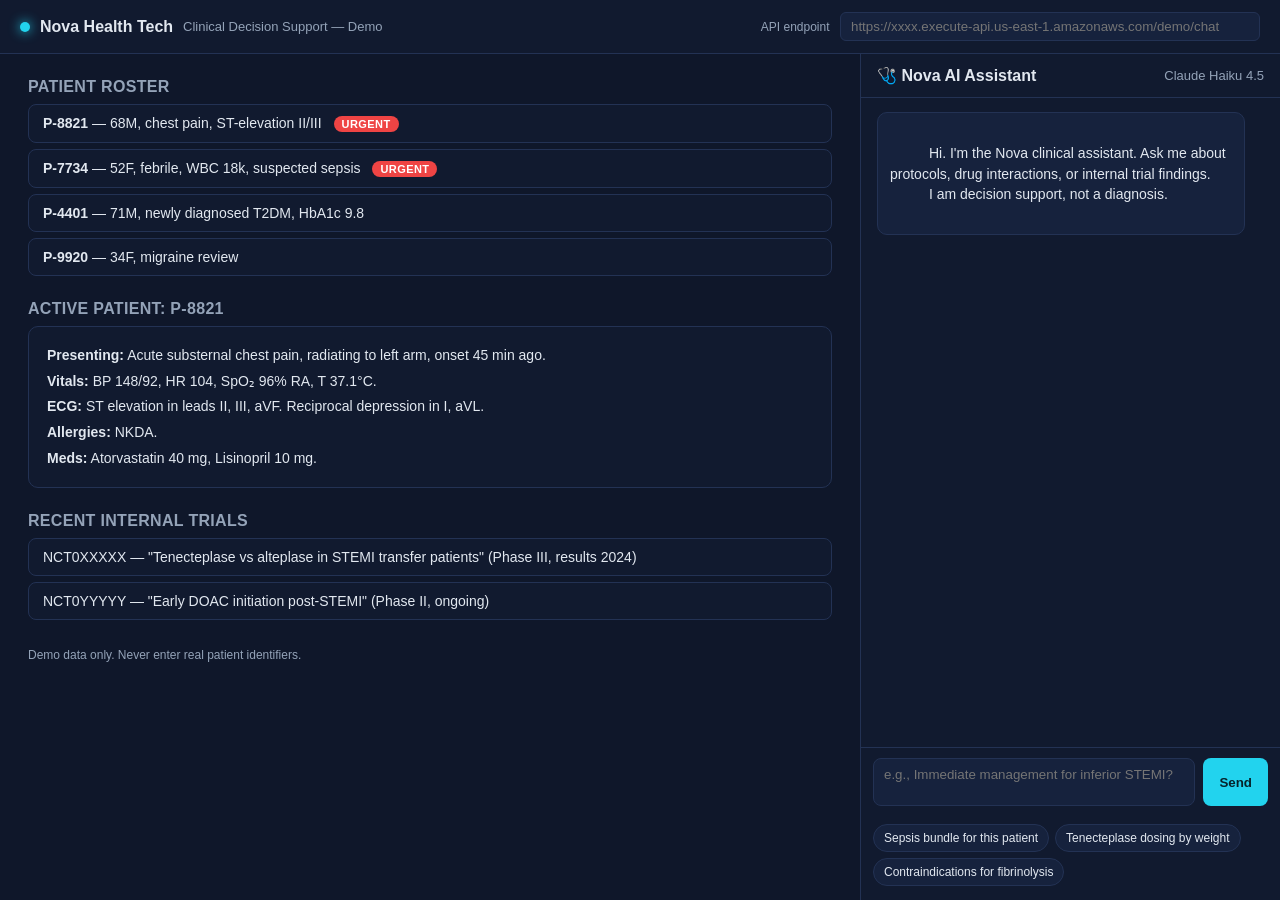
<file: aws-demo/frontend/index.html>
<!DOCTYPE html>
<html lang="en">
<head>
  <meta charset="UTF-8" />
  <title>Nova Health Tech — Clinical Portal (Demo)</title>
  <meta name="viewport" content="width=device-width, initial-scale=1" />
  <link rel="stylesheet" href="styles.css" />
</head>
<body>
  <header class="topbar">
    <div class="brand">
      <span class="dot"></span>
      <strong>Nova Health Tech</strong>
      <span class="muted">Clinical Decision Support — Demo</span>
    </div>
    <div class="api-box">
      <label>API endpoint</label>
      <input id="api-endpoint" type="text" placeholder="https://xxxx.execute-api.us-east-1.amazonaws.com/demo/chat" />
    </div>
  </header>

  <main class="layout">
    <!-- Main clinical area -->
    <section class="clinical">
      <h2>Patient roster</h2>
      <ul class="roster">
        <li><strong>P-8821</strong> — 68M, chest pain, ST-elevation II/III <span class="tag urgent">URGENT</span></li>
        <li><strong>P-7734</strong> — 52F, febrile, WBC 18k, suspected sepsis <span class="tag urgent">URGENT</span></li>
        <li><strong>P-4401</strong> — 71M, newly diagnosed T2DM, HbA1c 9.8</li>
        <li><strong>P-9920</strong> — 34F, migraine review</li>
      </ul>

      <h2>Active patient: P-8821</h2>
      <div class="card">
        <p><strong>Presenting:</strong> Acute substernal chest pain, radiating to left arm, onset 45 min ago.</p>
        <p><strong>Vitals:</strong> BP 148/92, HR 104, SpO₂ 96% RA, T 37.1°C.</p>
        <p><strong>ECG:</strong> ST elevation in leads II, III, aVF. Reciprocal depression in I, aVL.</p>
        <p><strong>Allergies:</strong> NKDA.</p>
        <p><strong>Meds:</strong> Atorvastatin 40 mg, Lisinopril 10 mg.</p>
      </div>

      <h2>Recent internal trials</h2>
      <ul class="trials">
        <li>NCT0XXXXX — "Tenecteplase vs alteplase in STEMI transfer patients" (Phase III, results 2024)</li>
        <li>NCT0YYYYY — "Early DOAC initiation post-STEMI" (Phase II, ongoing)</li>
      </ul>

      <p class="disclaimer">Demo data only. Never enter real patient identifiers.</p>
    </section>

    <!-- Right-hand AI assistant panel -->
    <aside class="assistant">
      <div class="assistant-header">
        <strong>🩺 Nova AI Assistant</strong>
        <span id="model-label" class="muted">Claude Haiku 4.5</span>
      </div>
      <div id="chat" class="chat">
        <div class="msg assistant-msg">
          Hi. I'm the Nova clinical assistant. Ask me about protocols, drug interactions, or internal trial findings.
          I am decision support, not a diagnosis.
        </div>
      </div>
      <form id="chat-form" class="chat-form">
        <textarea id="chat-input" placeholder="e.g., Immediate management for inferior STEMI?" rows="2"></textarea>
        <button type="submit" id="send-btn">Send</button>
      </form>
      <div class="suggestions">
        <button class="suggestion">Sepsis bundle for this patient</button>
        <button class="suggestion">Tenecteplase dosing by weight</button>
        <button class="suggestion">Contraindications for fibrinolysis</button>
      </div>
    </aside>
  </main>

  <script src="app.js"></script>
</body>
</html>
</file>
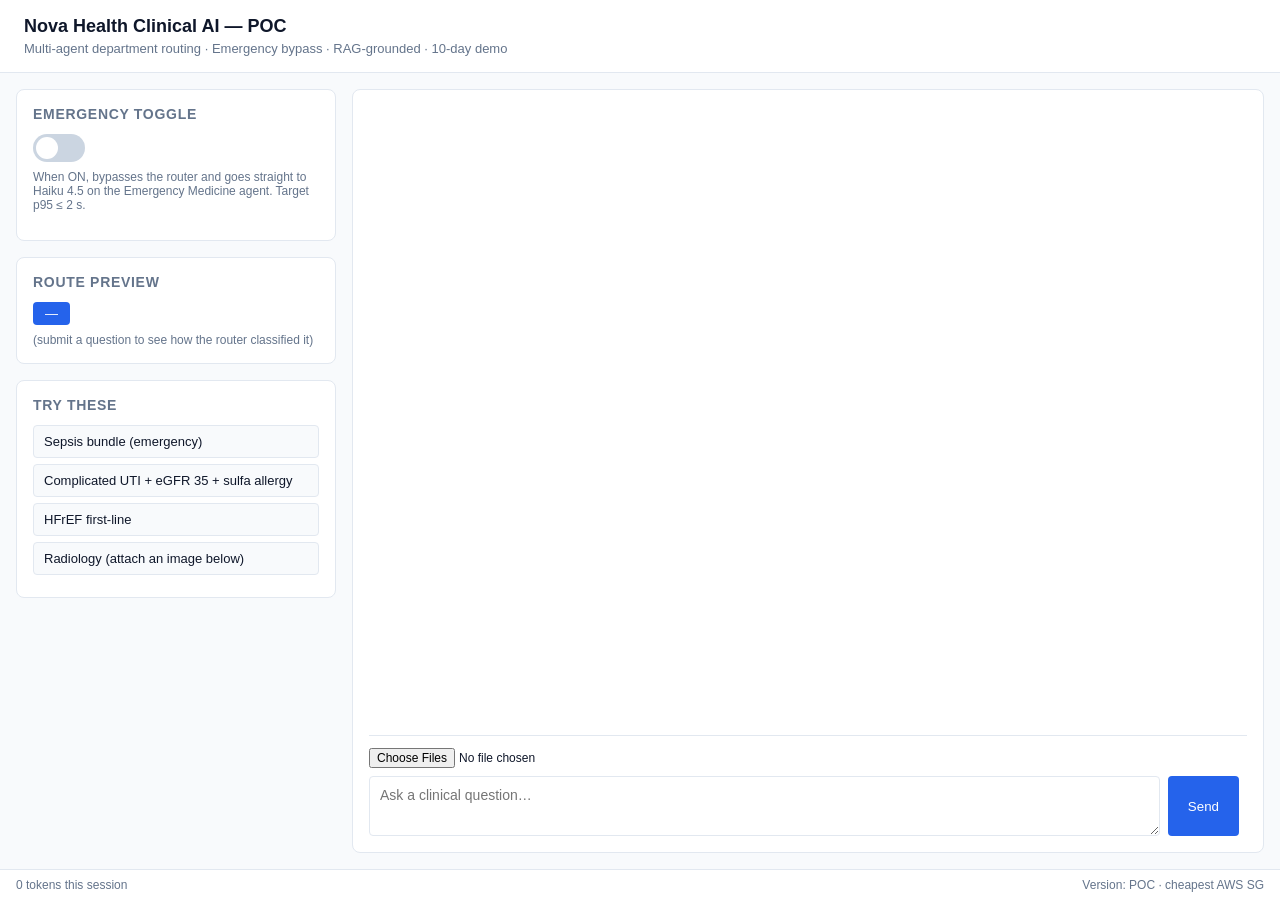
<file: poc/app/static/index.html>
<!doctype html>
<html lang="en">
<head>
  <meta charset="utf-8">
  <title>Nova Health Clinical AI — POC</title>
  <meta name="viewport" content="width=device-width, initial-scale=1">
  <link rel="stylesheet" href="styles.css">
</head>
<body>
  <header>
    <h1>Nova Health Clinical AI — POC</h1>
    <div class="subtitle">Multi-agent department routing · Emergency bypass · RAG-grounded · 10-day demo</div>
  </header>

  <main>
    <aside>
      <div class="panel">
        <h3>Emergency toggle</h3>
        <label class="switch">
          <input type="checkbox" id="emergency">
          <span class="slider"></span>
        </label>
        <p class="hint">When ON, bypasses the router and goes straight to Haiku 4.5 on the Emergency Medicine agent. Target p95 ≤ 2 s.</p>
      </div>

      <div class="panel">
        <h3>Route preview</h3>
        <div id="route-badge" class="badge">—</div>
        <div id="route-reason" class="reason-text">(submit a question to see how the router classified it)</div>
      </div>

      <div class="panel">
        <h3>Try these</h3>
        <ul class="samples">
          <li><button data-sample="What's the WHO 1-hour sepsis bundle for a 70 kg adult with septic shock?" data-emergency="true">Sepsis bundle (emergency)</button></li>
          <li><button data-sample="54-year-old with eGFR 35 and a sulfa allergy, what antibiotic for complicated UTI?" data-emergency="false">Complicated UTI + eGFR 35 + sulfa allergy</button></li>
          <li><button data-sample="Newly diagnosed HFrEF with LVEF 30%, pick the first-line quadruple therapy." data-emergency="false">HFrEF first-line</button></li>
          <li><button data-sample="I'm attaching a chest X-ray — describe the findings." data-emergency="false">Radiology (attach an image below)</button></li>
        </ul>
      </div>
    </aside>

    <section>
      <div id="chat-log" class="chat-log"></div>

      <form id="chat-form">
        <input type="file" id="attach" accept="image/*" multiple>
        <textarea id="message" placeholder="Ask a clinical question…" required></textarea>
        <button type="submit">Send</button>
      </form>
    </section>
  </main>

  <footer>
    <span id="token-counter">0 tokens this session</span>
    <span>Version: POC · cheapest AWS SG</span>
  </footer>

  <script src="app.js"></script>
</body>
</html>
</file>
<file: aws-demo/frontend/styles.css>
* { box-sizing: border-box; }
:root {
  --bg: #0f172a;
  --panel: #111a2f;
  --panel-2: #16223d;
  --text: #e2e8f0;
  --muted: #94a3b8;
  --accent: #22d3ee;
  --urgent: #ef4444;
  --ok: #10b981;
  --border: #233254;
}
body {
  margin: 0;
  background: var(--bg);
  color: var(--text);
  font-family: -apple-system, Segoe UI, Roboto, Arial, sans-serif;
  height: 100vh;
  display: flex;
  flex-direction: column;
}
.topbar {
  display: flex;
  justify-content: space-between;
  align-items: center;
  padding: 12px 20px;
  background: var(--panel);
  border-bottom: 1px solid var(--border);
}
.brand { display: flex; align-items: center; gap: 10px; }
.dot {
  width: 10px; height: 10px; border-radius: 50%;
  background: var(--accent);
  box-shadow: 0 0 12px var(--accent);
}
.muted { color: var(--muted); font-size: 13px; }
.api-box label { font-size: 12px; color: var(--muted); margin-right: 6px; }
.api-box input {
  width: 420px;
  padding: 6px 10px;
  border-radius: 6px;
  border: 1px solid var(--border);
  background: var(--panel-2);
  color: var(--text);
}

.layout {
  display: grid;
  grid-template-columns: 1fr 420px;
  gap: 0;
  flex: 1;
  overflow: hidden;
}

.clinical {
  padding: 24px 28px;
  overflow-y: auto;
}
.clinical h2 {
  font-size: 16px;
  letter-spacing: 0.02em;
  margin: 24px 0 8px;
  color: var(--muted);
  text-transform: uppercase;
}
.clinical h2:first-child { margin-top: 0; }
.roster, .trials {
  list-style: none;
  padding: 0; margin: 0;
}
.roster li, .trials li {
  padding: 10px 14px;
  background: var(--panel);
  border: 1px solid var(--border);
  border-radius: 8px;
  margin-bottom: 6px;
  font-size: 14px;
}
.tag {
  display: inline-block;
  padding: 2px 8px;
  margin-left: 8px;
  border-radius: 999px;
  font-size: 11px;
  font-weight: 600;
  letter-spacing: 0.04em;
}
.tag.urgent { background: var(--urgent); color: white; }
.card {
  background: var(--panel);
  border: 1px solid var(--border);
  border-radius: 10px;
  padding: 14px 18px;
  font-size: 14px;
  line-height: 1.55;
}
.card p { margin: 4px 0; }
.disclaimer {
  margin-top: 28px;
  color: var(--muted);
  font-size: 12px;
}

.assistant {
  background: var(--panel);
  border-left: 1px solid var(--border);
  display: flex;
  flex-direction: column;
  overflow: hidden;
}
.assistant-header {
  padding: 12px 16px;
  border-bottom: 1px solid var(--border);
  display: flex;
  justify-content: space-between;
  align-items: center;
}
.chat {
  flex: 1;
  overflow-y: auto;
  padding: 14px 16px;
  display: flex;
  flex-direction: column;
  gap: 10px;
}
.msg {
  padding: 10px 12px;
  border-radius: 10px;
  max-width: 95%;
  line-height: 1.45;
  font-size: 14px;
  white-space: pre-wrap;
}
.user-msg {
  align-self: flex-end;
  background: var(--accent);
  color: #06232a;
}
.assistant-msg {
  align-self: flex-start;
  background: var(--panel-2);
  border: 1px solid var(--border);
}
.error-msg {
  align-self: flex-start;
  background: #3b0f15;
  color: #fca5a5;
  border: 1px solid #7f1d1d;
}
.chat-form {
  padding: 10px 12px;
  border-top: 1px solid var(--border);
  display: flex;
  gap: 8px;
}
.chat-form textarea {
  flex: 1;
  resize: none;
  padding: 8px 10px;
  background: var(--panel-2);
  border: 1px solid var(--border);
  border-radius: 8px;
  color: var(--text);
  font-family: inherit;
}
.chat-form button {
  padding: 0 16px;
  border-radius: 8px;
  border: none;
  background: var(--accent);
  color: #06232a;
  font-weight: 600;
  cursor: pointer;
}
.chat-form button:disabled { opacity: 0.6; cursor: wait; }
.suggestions {
  display: flex;
  flex-wrap: wrap;
  gap: 6px;
  padding: 8px 12px 14px;
}
.suggestion {
  background: var(--panel-2);
  border: 1px solid var(--border);
  color: var(--text);
  border-radius: 999px;
  padding: 6px 10px;
  font-size: 12px;
  cursor: pointer;
}
.suggestion:hover { border-color: var(--accent); }
</file>
<file: poc/app/static/styles.css>
:root {
  --bg: #f8fafc;
  --panel: #ffffff;
  --text: #0f172a;
  --muted: #64748b;
  --accent: #2563eb;
  --accent-emergency: #dc2626;
  --border: #e2e8f0;
}

* { box-sizing: border-box; }

body {
  margin: 0;
  font-family: -apple-system, "Segoe UI", Roboto, sans-serif;
  background: var(--bg);
  color: var(--text);
  display: flex;
  flex-direction: column;
  min-height: 100vh;
}

header {
  background: var(--panel);
  padding: 16px 24px;
  border-bottom: 1px solid var(--border);
}

header h1 {
  margin: 0;
  font-size: 18px;
  font-weight: 600;
}

.subtitle {
  color: var(--muted);
  font-size: 13px;
  margin-top: 4px;
}

main {
  display: grid;
  grid-template-columns: 320px 1fr;
  gap: 16px;
  padding: 16px;
  flex: 1;
}

aside .panel {
  background: var(--panel);
  border: 1px solid var(--border);
  border-radius: 8px;
  padding: 16px;
  margin-bottom: 16px;
}

aside .panel h3 {
  margin: 0 0 12px 0;
  font-size: 14px;
  text-transform: uppercase;
  color: var(--muted);
  letter-spacing: 0.05em;
}

.switch {
  position: relative;
  display: inline-block;
  width: 52px;
  height: 28px;
}

.switch input { opacity: 0; width: 0; height: 0; }

.slider {
  position: absolute;
  cursor: pointer;
  top: 0; left: 0; right: 0; bottom: 0;
  background: #cbd5e1;
  border-radius: 14px;
  transition: 0.2s;
}

.slider:before {
  content: "";
  position: absolute;
  height: 22px;
  width: 22px;
  left: 3px;
  bottom: 3px;
  background: white;
  border-radius: 50%;
  transition: 0.2s;
}

input:checked + .slider { background: var(--accent-emergency); }
input:checked + .slider:before { transform: translateX(24px); }

.hint { color: var(--muted); font-size: 12px; margin-top: 8px; }

.badge {
  display: inline-block;
  padding: 4px 12px;
  background: var(--accent);
  color: white;
  border-radius: 4px;
  font-size: 13px;
  font-weight: 500;
}

.badge.emergency { background: var(--accent-emergency); }
.reason-text { font-size: 12px; color: var(--muted); margin-top: 8px; }

.samples { list-style: none; padding: 0; margin: 0; }
.samples li { margin-bottom: 6px; }
.samples button {
  width: 100%;
  text-align: left;
  font-size: 13px;
  padding: 8px 10px;
  background: var(--bg);
  color: var(--text);
  border: 1px solid var(--border);
  border-radius: 4px;
  cursor: pointer;
}
.samples button:hover { background: #eef2ff; border-color: var(--accent); }

section {
  background: var(--panel);
  border: 1px solid var(--border);
  border-radius: 8px;
  padding: 16px;
  display: flex;
  flex-direction: column;
  min-height: 0;
}

.chat-log {
  flex: 1;
  overflow-y: auto;
  padding: 8px;
  font-size: 14px;
  line-height: 1.5;
}

.msg { margin-bottom: 16px; }
.msg.user { color: var(--accent); }
.msg.ai { color: var(--text); }
.msg .meta {
  font-size: 11px;
  color: var(--muted);
  margin-bottom: 4px;
  text-transform: uppercase;
}

.citations {
  margin-top: 8px;
  font-size: 12px;
  color: var(--muted);
}

form {
  display: grid;
  grid-template-columns: 1fr auto auto;
  gap: 8px;
  padding-top: 12px;
  border-top: 1px solid var(--border);
}

textarea {
  grid-column: 1 / 2;
  width: 100%;
  min-height: 60px;
  padding: 10px;
  border: 1px solid var(--border);
  border-radius: 4px;
  font-family: inherit;
  font-size: 14px;
  resize: vertical;
}

button[type="submit"] {
  padding: 0 20px;
  background: var(--accent);
  color: white;
  border: none;
  border-radius: 4px;
  cursor: pointer;
  font-weight: 500;
}

button[type="submit"]:hover { background: #1d4ed8; }

input[type="file"] { font-size: 12px; }

footer {
  background: var(--panel);
  border-top: 1px solid var(--border);
  padding: 8px 16px;
  display: flex;
  justify-content: space-between;
  font-size: 12px;
  color: var(--muted);
}
</file>
